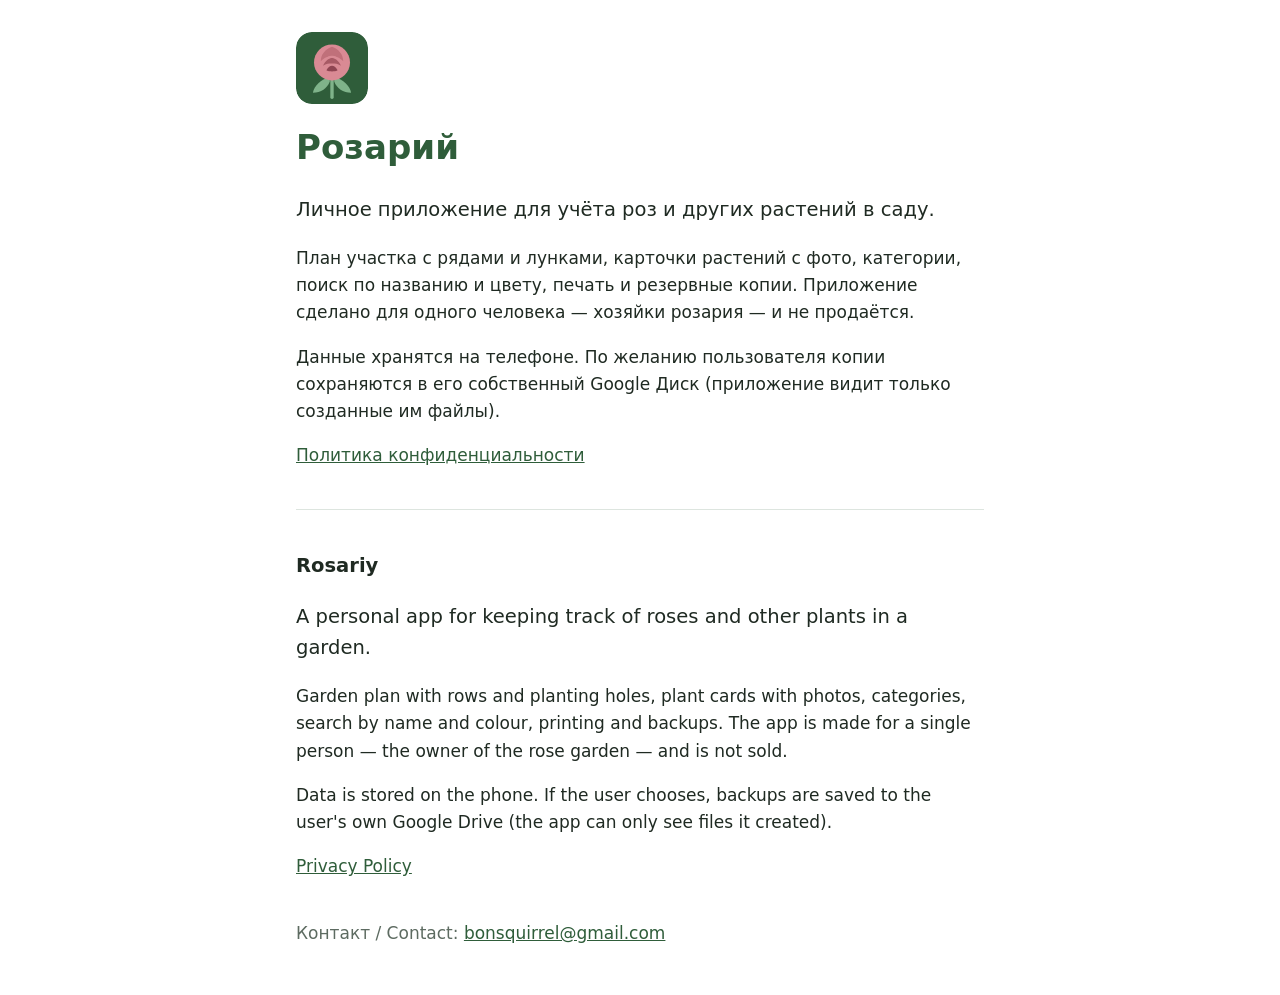
<file: index.html>
<!doctype html>
<html lang="ru">
<head>
  <meta charset="utf-8">
  <meta name="viewport" content="width=device-width, initial-scale=1">
  <title>Розарий</title>
  <link rel="icon" href="favicon.svg" type="image/svg+xml">
  <link rel="stylesheet" href="style.css">
</head>
<body>
  <main>
    <img class="logo" src="favicon.svg" alt="" width="72" height="72">
    <h1>Розарий</h1>
    <p class="lead">Личное приложение для учёта роз и других растений в саду.</p>
    <p>
      План участка с рядами и лунками, карточки растений с фото, категории, поиск по названию и цвету,
      печать и резервные копии. Приложение сделано для одного человека — хозяйки розария — и не продаётся.
    </p>
    <p>
      Данные хранятся на телефоне. По желанию пользователя копии сохраняются в его собственный Google Диск
      (приложение видит только созданные им файлы).
    </p>
    <p><a href="privacy.html">Политика конфиденциальности</a></p>

    <hr>

    <h2 lang="en">Rosariy</h2>
    <p lang="en" class="lead">A personal app for keeping track of roses and other plants in a garden.</p>
    <p lang="en">
      Garden plan with rows and planting holes, plant cards with photos, categories, search by name and colour,
      printing and backups. The app is made for a single person — the owner of the rose garden — and is not sold.
    </p>
    <p lang="en">
      Data is stored on the phone. If the user chooses, backups are saved to the user's own Google Drive
      (the app can only see files it created).
    </p>
    <p lang="en"><a href="privacy.html#en">Privacy Policy</a></p>

    <footer>Контакт / Contact: <a href="mailto:bonsquirrel@gmail.com">bonsquirrel@gmail.com</a></footer>
  </main>
</body>
</html>
</file>
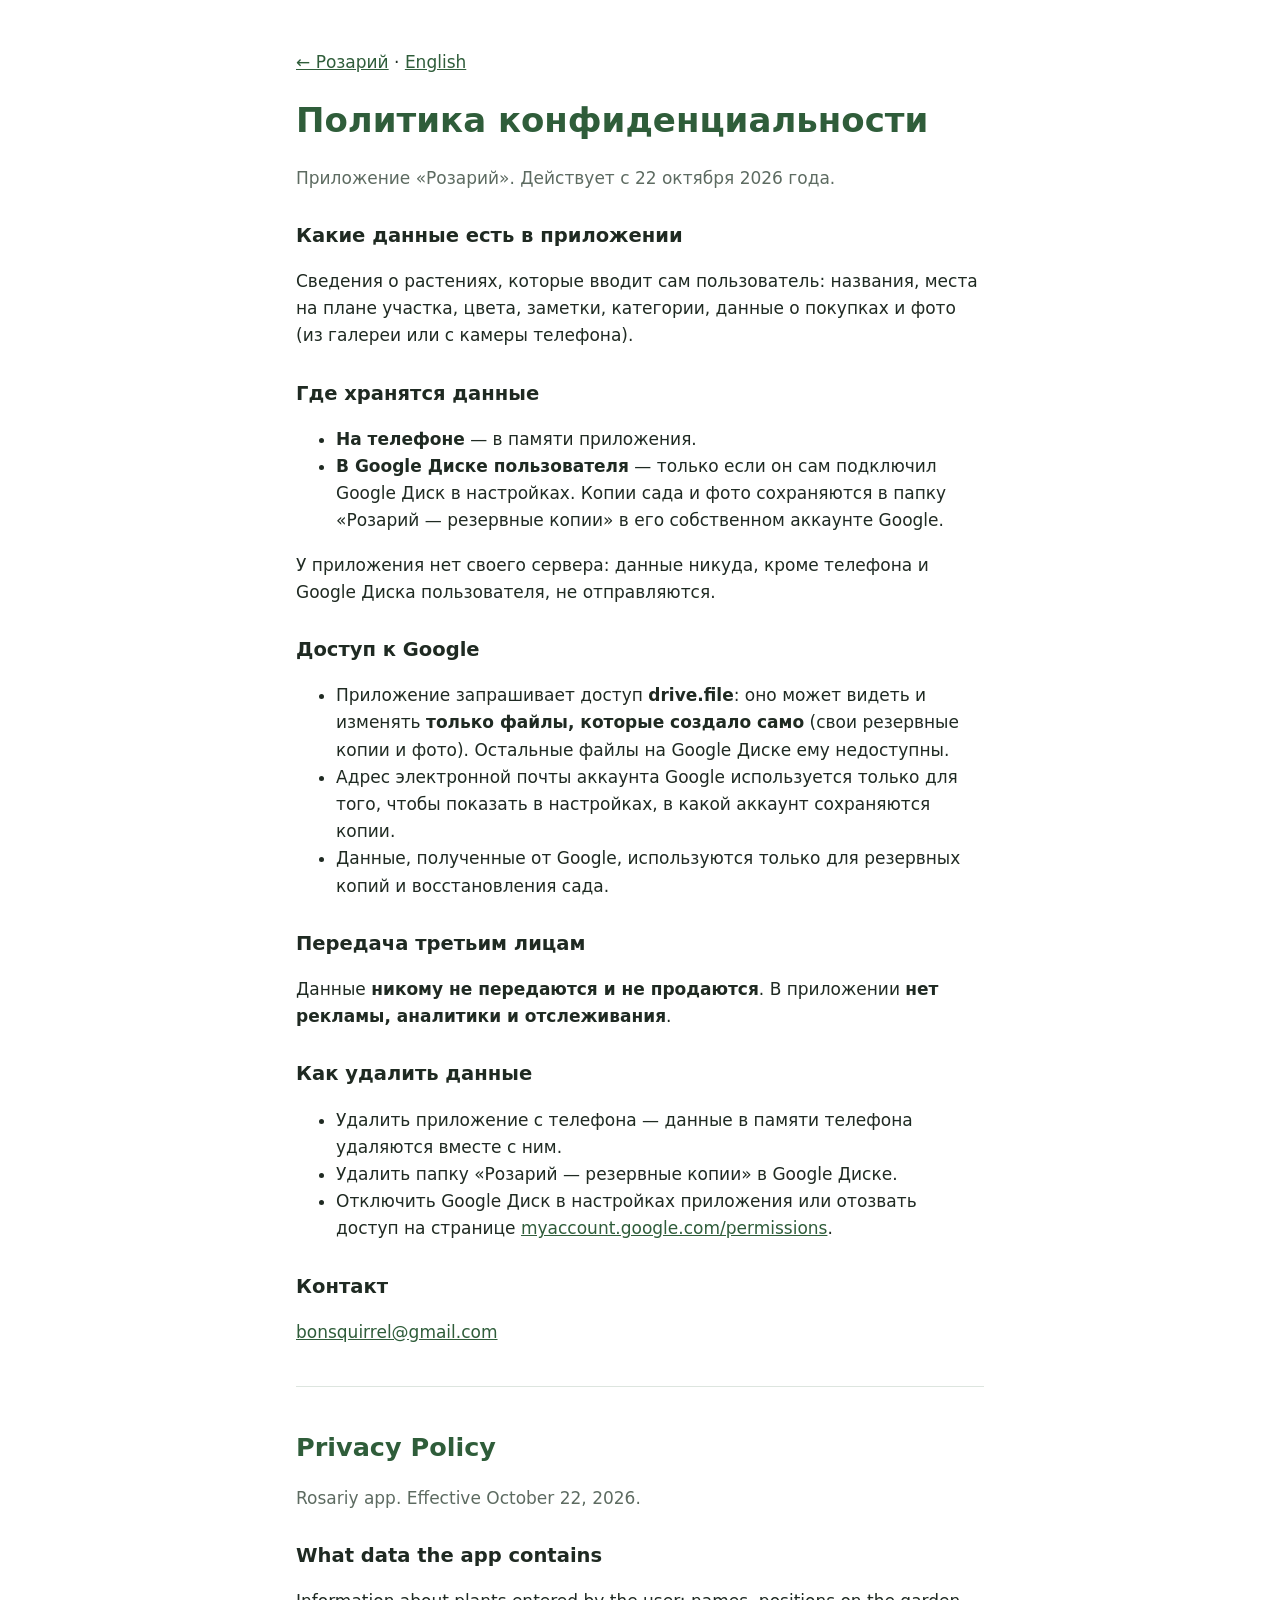
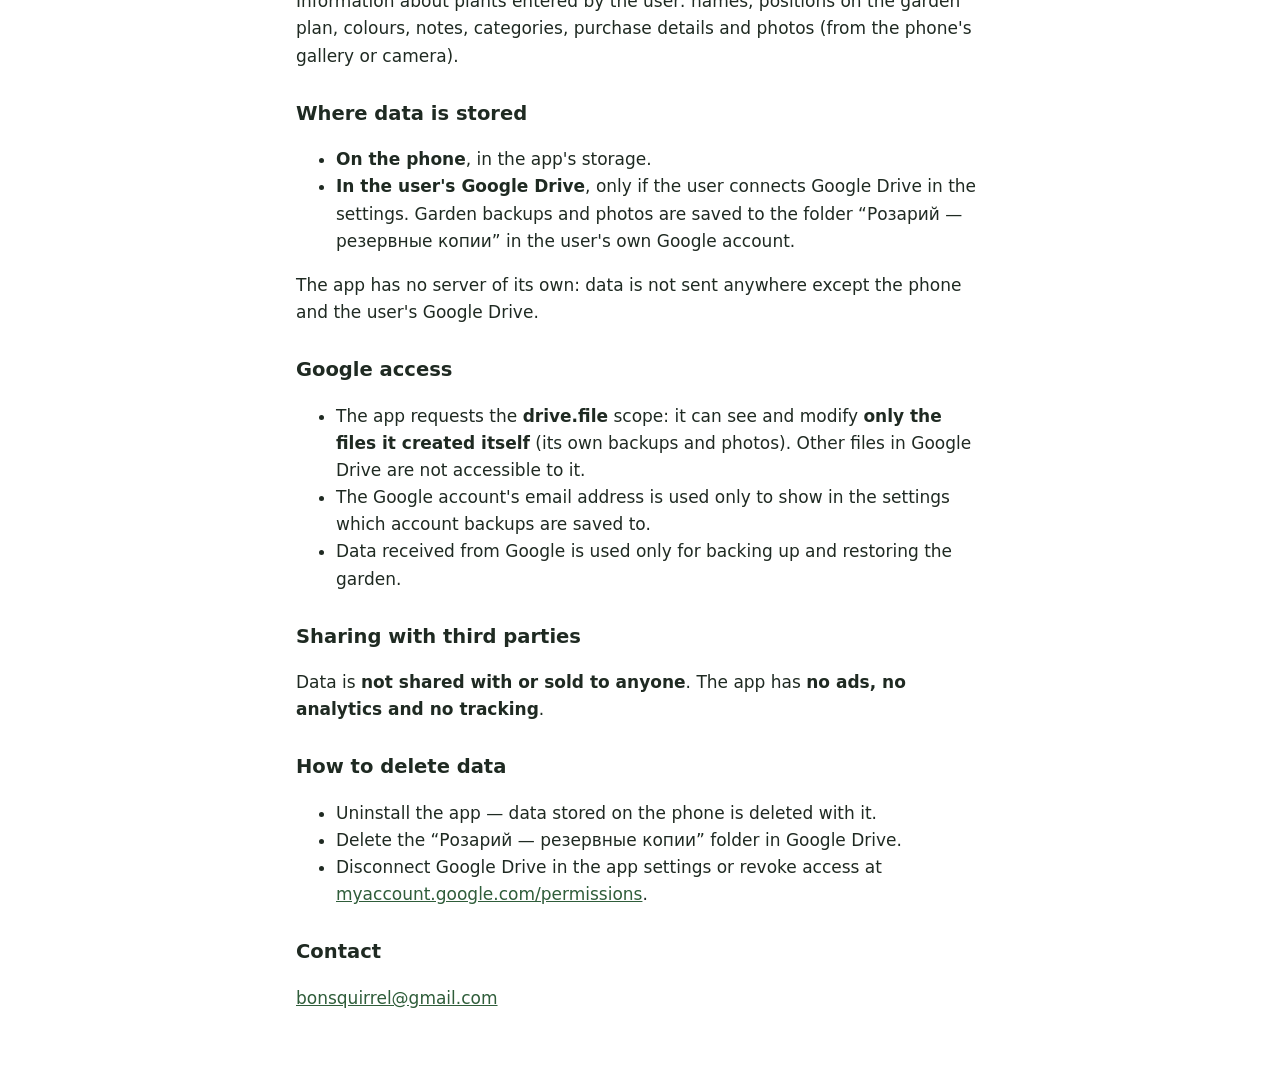
<file: privacy.html>
<!doctype html>
<html lang="ru">
<head>
  <meta charset="utf-8">
  <meta name="viewport" content="width=device-width, initial-scale=1">
  <title>Розарий — Политика конфиденциальности</title>
  <link rel="icon" href="favicon.svg" type="image/svg+xml">
  <link rel="stylesheet" href="style.css">
</head>
<body>
  <main>
    <p><a href="./">← Розарий</a> · <a href="#en">English</a></p>

    <h1>Политика конфиденциальности</h1>
    <p class="muted">Приложение «Розарий». Действует с 22 октября 2026 года.</p>

    <h2>Какие данные есть в приложении</h2>
    <p>
      Сведения о растениях, которые вводит сам пользователь: названия, места на плане участка, цвета, заметки,
      категории, данные о покупках и фото (из галереи или с камеры телефона).
    </p>

    <h2>Где хранятся данные</h2>
    <ul>
      <li><b>На телефоне</b> — в памяти приложения.</li>
      <li>
        <b>В Google Диске пользователя</b> — только если он сам подключил Google Диск в настройках. Копии сада и фото
        сохраняются в папку «Розарий — резервные копии» в его собственном аккаунте Google.
      </li>
    </ul>
    <p>У приложения нет своего сервера: данные никуда, кроме телефона и Google Диска пользователя, не отправляются.</p>

    <h2>Доступ к Google</h2>
    <ul>
      <li>
        Приложение запрашивает доступ <b>drive.file</b>: оно может видеть и изменять <b>только файлы, которые создало само</b>
        (свои резервные копии и фото). Остальные файлы на Google Диске ему недоступны.
      </li>
      <li>
        Адрес электронной почты аккаунта Google используется только для того, чтобы показать в настройках,
        в какой аккаунт сохраняются копии.
      </li>
      <li>Данные, полученные от Google, используются только для резервных копий и восстановления сада.</li>
    </ul>

    <h2>Передача третьим лицам</h2>
    <p>
      Данные <b>никому не передаются и не продаются</b>. В приложении <b>нет рекламы, аналитики и отслеживания</b>.
    </p>

    <h2>Как удалить данные</h2>
    <ul>
      <li>Удалить приложение с телефона — данные в памяти телефона удаляются вместе с ним.</li>
      <li>Удалить папку «Розарий — резервные копии» в Google Диске.</li>
      <li>
        Отключить Google Диск в настройках приложения или отозвать доступ на странице
        <a href="https://myaccount.google.com/permissions">myaccount.google.com/permissions</a>.
      </li>
    </ul>

    <h2>Контакт</h2>
    <p><a href="mailto:bonsquirrel@gmail.com">bonsquirrel@gmail.com</a></p>

    <hr>

    <section id="en" lang="en">
      <h1>Privacy Policy</h1>
      <p class="muted">Rosariy app. Effective October 22, 2026.</p>

      <h2>What data the app contains</h2>
      <p>
        Information about plants entered by the user: names, positions on the garden plan, colours, notes,
        categories, purchase details and photos (from the phone's gallery or camera).
      </p>

      <h2>Where data is stored</h2>
      <ul>
        <li><b>On the phone</b>, in the app's storage.</li>
        <li>
          <b>In the user's Google Drive</b>, only if the user connects Google Drive in the settings. Garden backups and photos
          are saved to the folder “Розарий — резервные копии” in the user's own Google account.
        </li>
      </ul>
      <p>The app has no server of its own: data is not sent anywhere except the phone and the user's Google Drive.</p>

      <h2>Google access</h2>
      <ul>
        <li>
          The app requests the <b>drive.file</b> scope: it can see and modify <b>only the files it created itself</b>
          (its own backups and photos). Other files in Google Drive are not accessible to it.
        </li>
        <li>
          The Google account's email address is used only to show in the settings which account backups are saved to.
        </li>
        <li>Data received from Google is used only for backing up and restoring the garden.</li>
      </ul>

      <h2>Sharing with third parties</h2>
      <p>Data is <b>not shared with or sold to anyone</b>. The app has <b>no ads, no analytics and no tracking</b>.</p>

      <h2>How to delete data</h2>
      <ul>
        <li>Uninstall the app — data stored on the phone is deleted with it.</li>
        <li>Delete the “Розарий — резервные копии” folder in Google Drive.</li>
        <li>
          Disconnect Google Drive in the app settings or revoke access at
          <a href="https://myaccount.google.com/permissions">myaccount.google.com/permissions</a>.
        </li>
      </ul>

      <h2>Contact</h2>
      <p><a href="mailto:bonsquirrel@gmail.com">bonsquirrel@gmail.com</a></p>
    </section>
  </main>
</body>
</html>
</file>
<file: style.css>
:root {
  --bg: #ffffff;
  --text: #1f2a22;
  --muted: #5d6b61;
  --accent: #2f5d3a;
  --line: #dde5df;
}
@media (prefers-color-scheme: dark) {
  :root {
    --bg: #141a16;
    --text: #e6ece7;
    --muted: #a3b2a7;
    --accent: #8cc49a;
    --line: #2c3a30;
  }
}
* {
  box-sizing: border-box;
}
body {
  margin: 0;
  background: var(--bg);
  color: var(--text);
  font: 17px/1.6 system-ui, -apple-system, 'Segoe UI', Roboto, sans-serif;
}
main {
  max-width: 720px;
  margin: 0 auto;
  padding: 32px 16px 48px;
}
h1 {
  color: var(--accent);
  margin: 8px 0 4px;
}
h2 {
  font-size: 1.15em;
  margin: 28px 0 6px;
}
.lead {
  font-size: 1.15em;
}
.muted {
  color: var(--muted);
}
a {
  color: var(--accent);
}
hr {
  border: 0;
  border-top: 1px solid var(--line);
  margin: 40px 0;
}
footer {
  margin-top: 40px;
  color: var(--muted);
}
.logo {
  border-radius: 16px;
}
</file>
